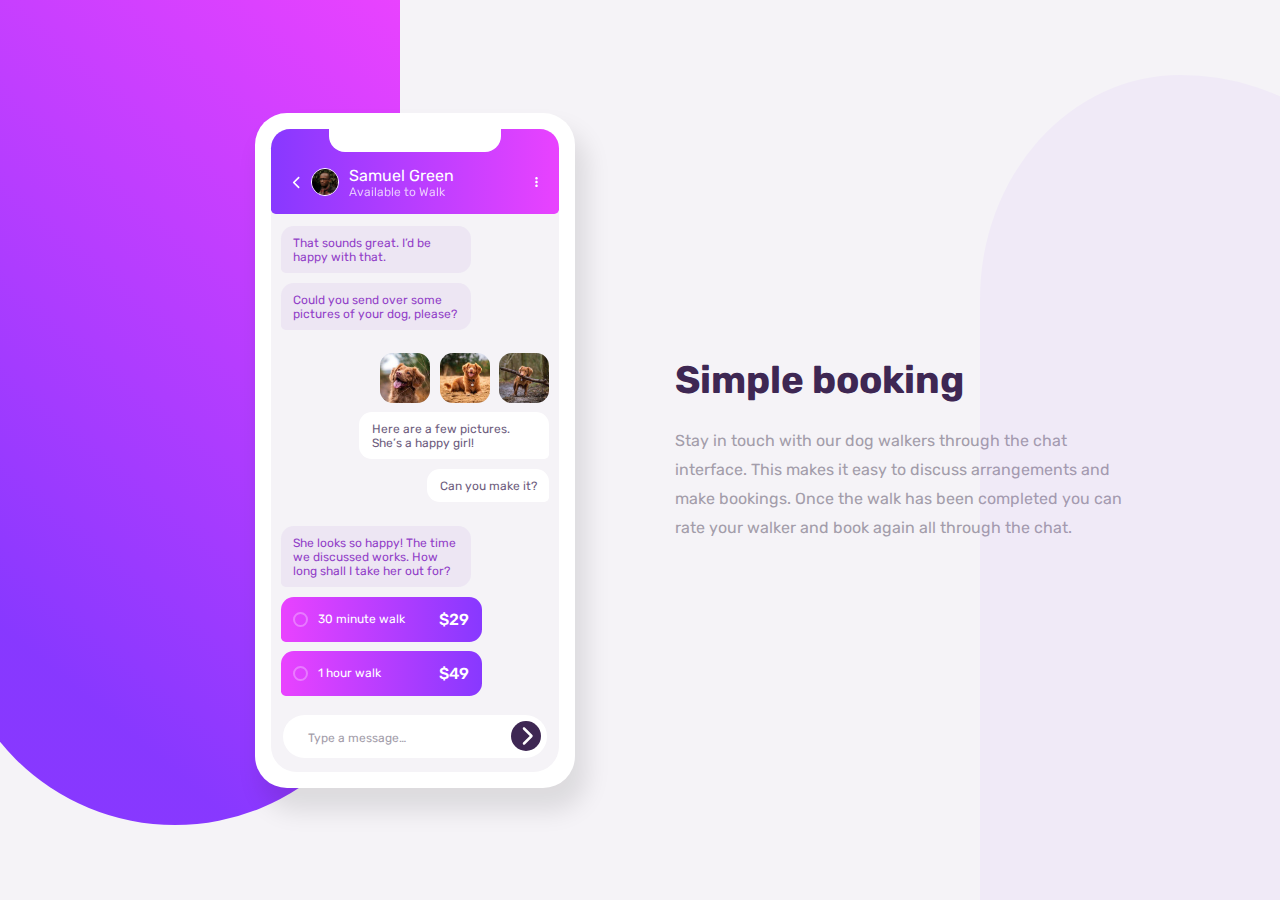
<file: chat-app-css-illustration-master/index.html>
<!DOCTYPE html>
<html lang="en">
  <head>
    <meta charset="UTF-8" />
    <meta name="viewport" content="width=device-width, initial-scale=1.0" />
    <link rel="icon" type="image/png" sizes="32x32" href="./images/favicon-32x32.png" />
    <link rel="stylesheet" href="./styles.css" />
    <title>Frontend Mentor | Chat app CSS illustration</title>
  </head>
  <body>
    <main class="main-container">
      <div class="smartphone-container">
        <div class="smartphone-screen-container">
          <div class="screen-heading-wrapper">
            <img class="heading-chevron" src="./images/chevron-left-solid.svg" alt="chevron-left" />
            <img class="heading-avatar" src="./images/avatar.jpg" alt="user-photo" />
            <div class="heading-user-container">
              <span>Samuel Green</span>
              <p class="user-status">Available to Walk</p>
            </div>
            <img
              class="heading-ellipsis"
              src="./images/ellipsis-vertical-solid.svg"
              alt="ellipsis"
            />
          </div>
          <p>That sounds great. I’d be happy with that.</p>
          <p>Could you send over some pictures of your dog, please?</p>
          <div class="dog-container">
            <img src="./images/dog-image-1.jpg" alt="dog-image1" /><img
              src="./images/dog-image-2.jpg"
              alt="dog-image2"
            /><img src="./images/dog-image-3.jpg" alt="dog-image3" />
          </div>
          <p>Here are a few pictures. She’s a happy girl!</p>
          <p>Can you make it?</p>
          <p>She looks so happy! The time we discussed works. How long shall I take her out for?</p>
          <div class="user-price">
            <span class="price-circle"></span>
            <p>30 minute walk</p>
            <span class="price-unit">$29</span>
          </div>
          <div class="user-price">
            <span class="price-circle"></span>
            <p>1 hour walk</p>
            <span class="price-unit">$49</span>
          </div>
          <div class="chat-box">
            <p>Type a message…</p>
            <span
              ><img
                class="chat-box-chevron"
                src="./images/chevron-left-solid.svg"
                alt="chevron-right"
            /></span>
          </div>
        </div>
      </div>
      <div class="heading-wrapper">
        <h1 class="main-heading">Simple booking</h1>
        <p class="main-text">
          Stay in touch with our dog walkers through the chat interface. This makes it easy to
          discuss arrangements and make bookings. Once the walk has been completed you can rate your
          walker and book again all through the chat.
        </p>
      </div>
    </main>
  </body>
</html>
</file>
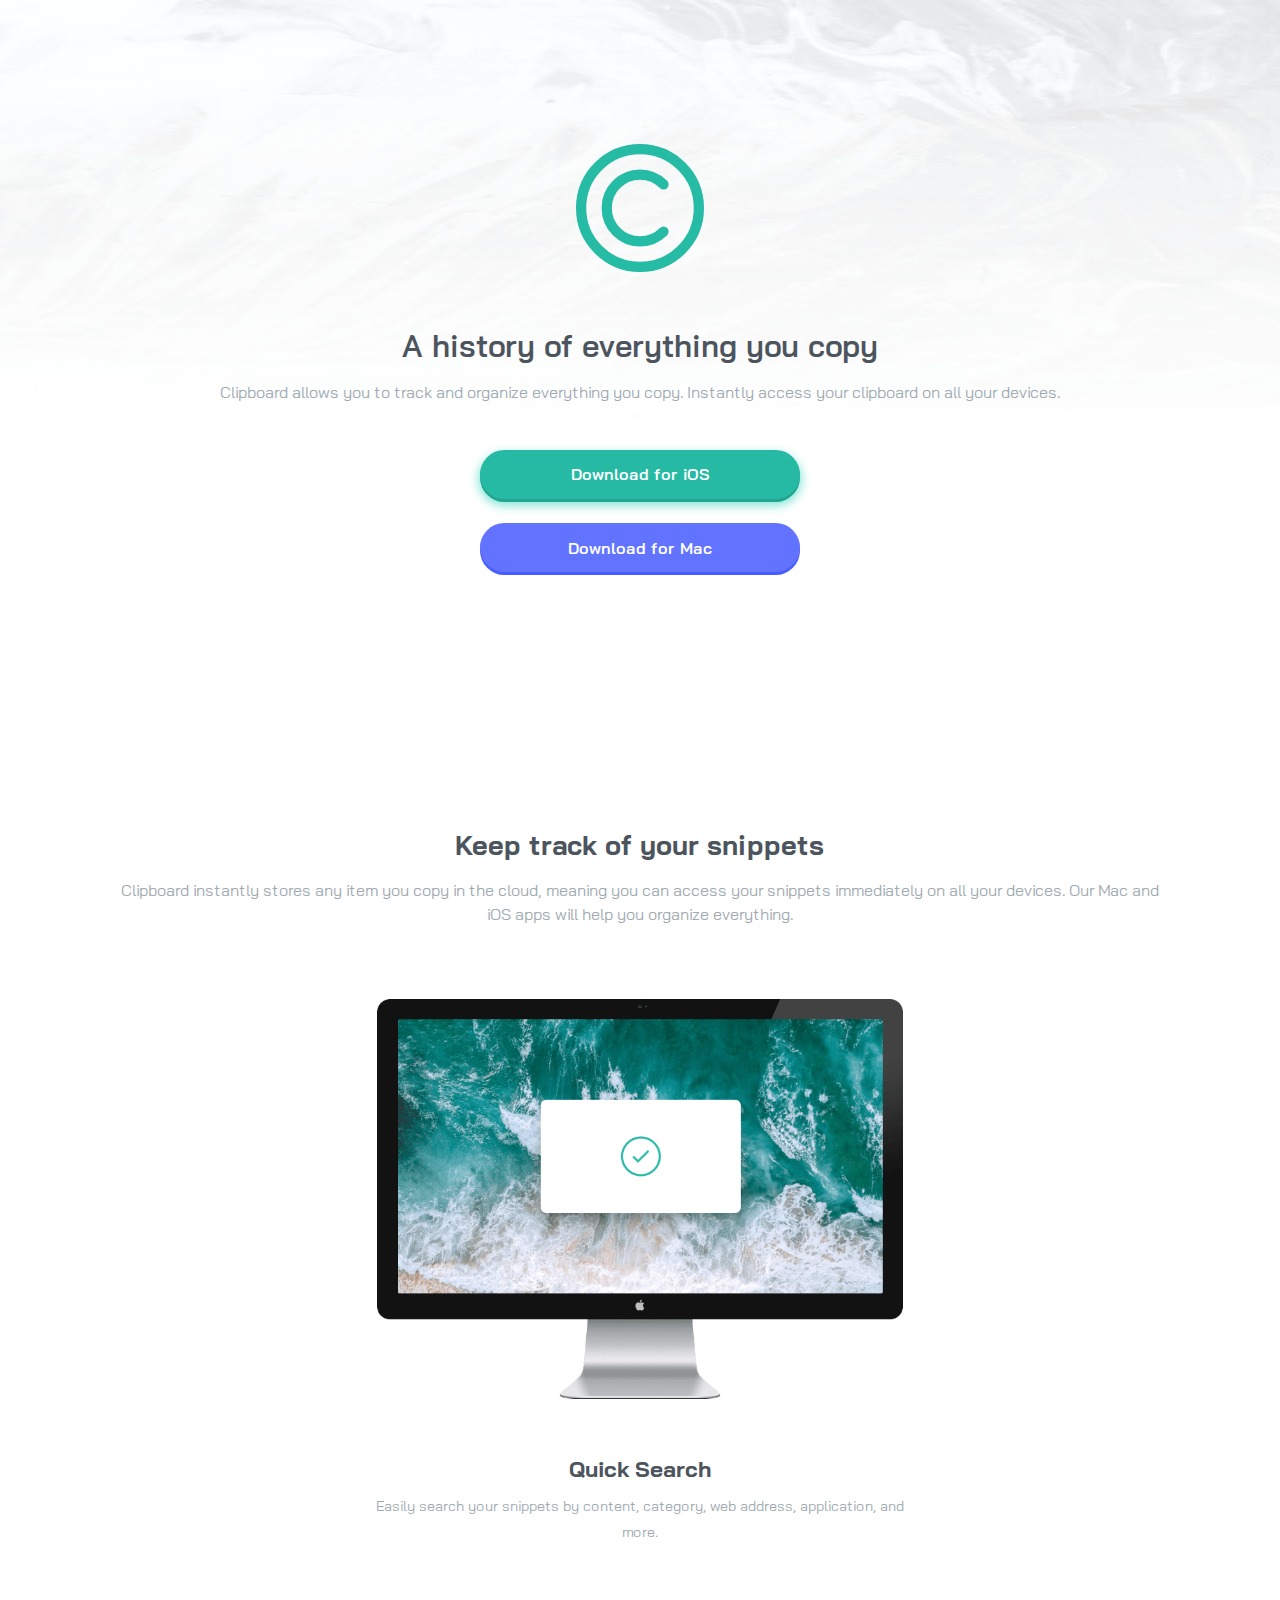
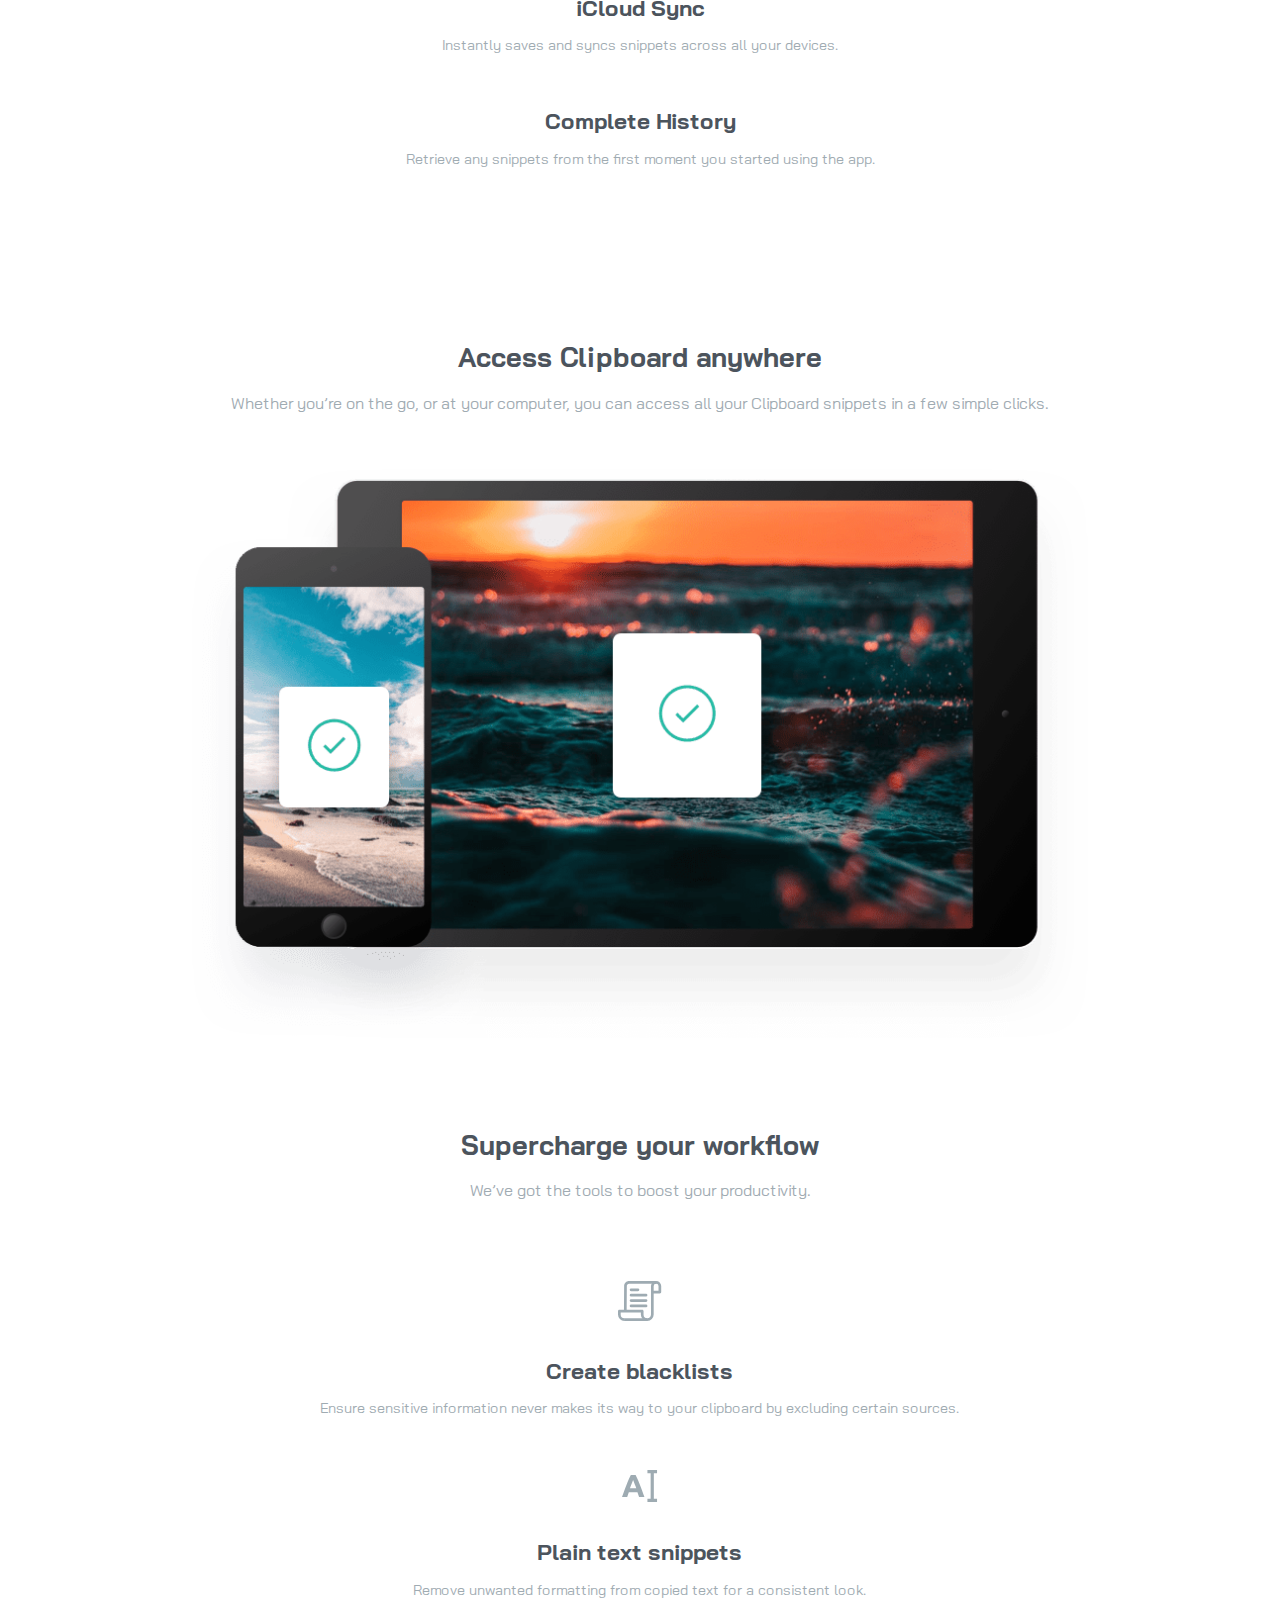
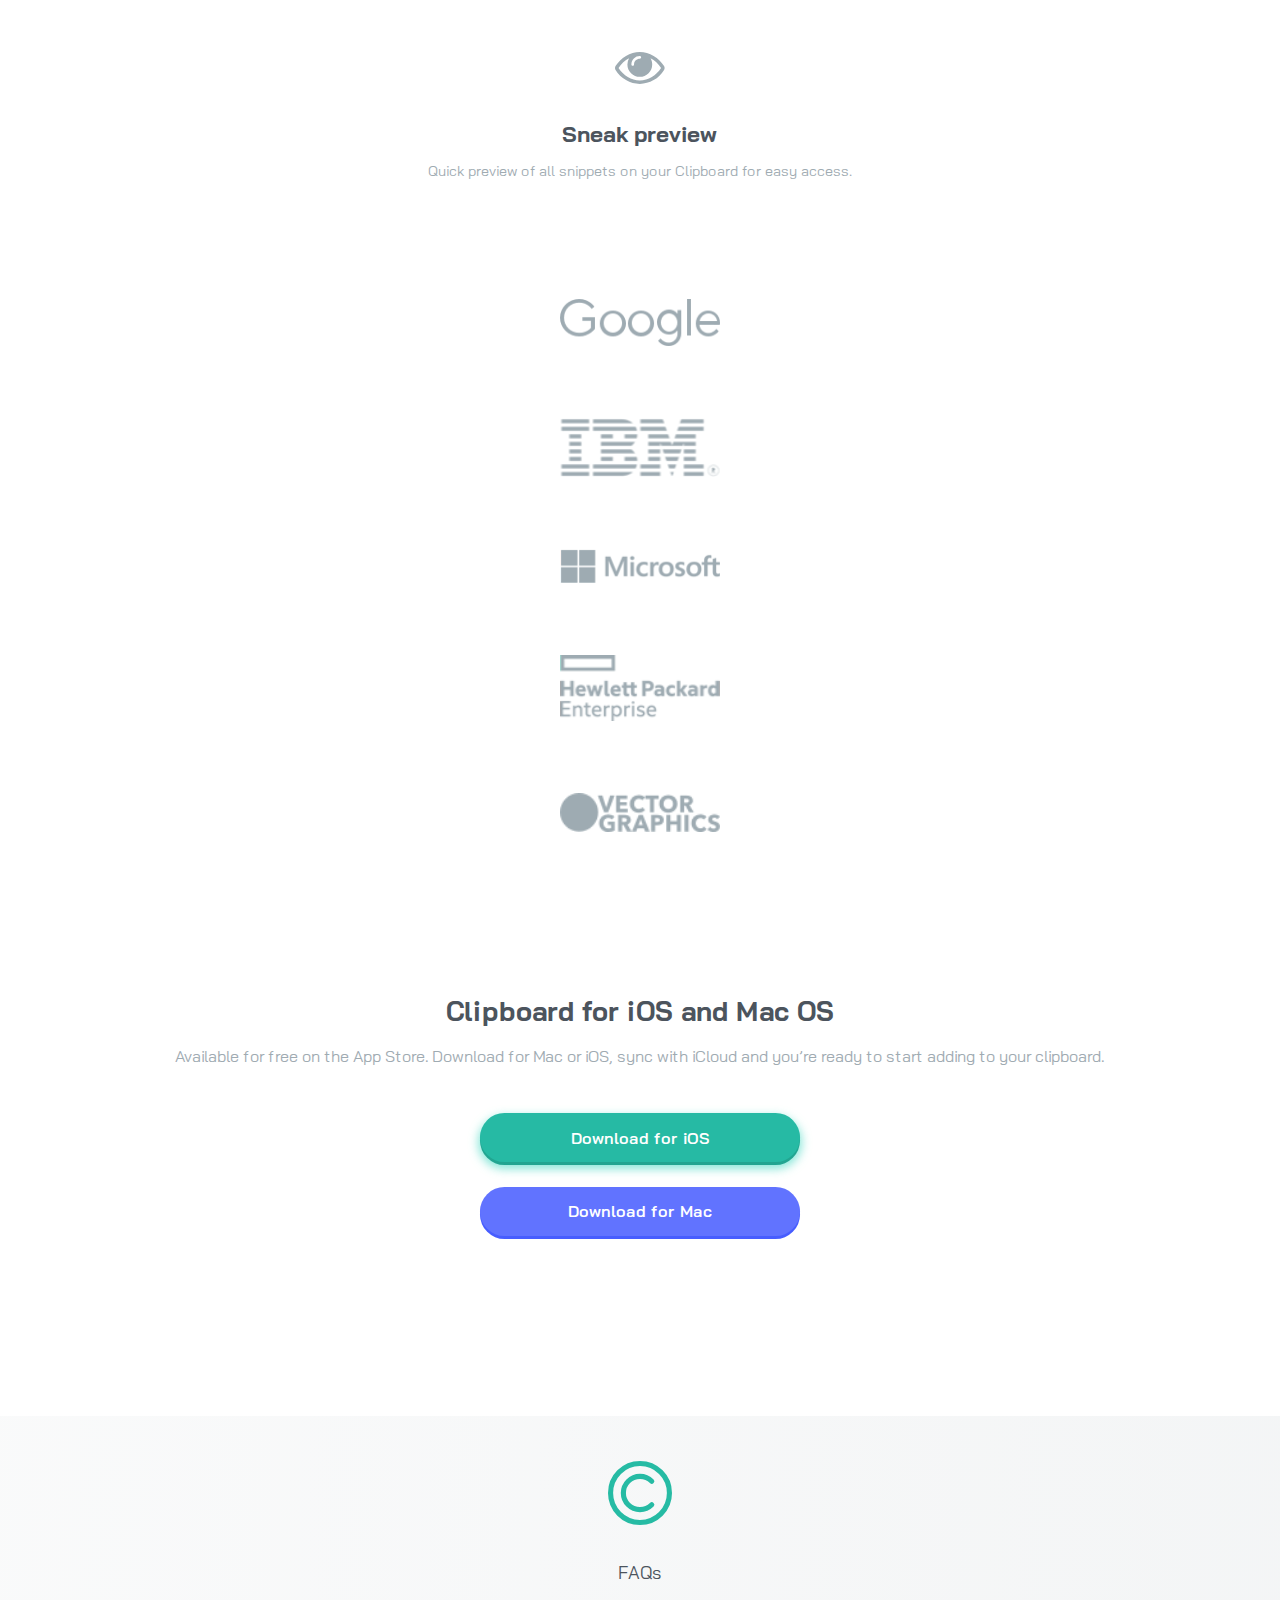
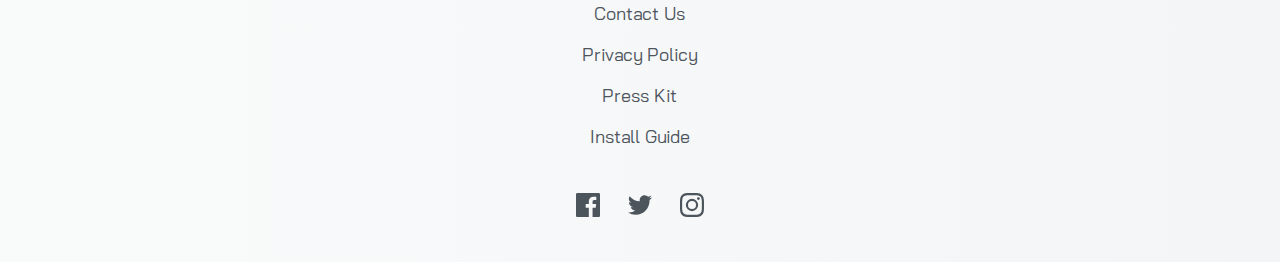
<file: clipboard-landing-page-master/index.html>
<!DOCTYPE html>
<html lang="en">
  <head>
    <meta charset="UTF-8" />
    <meta name="viewport" content="width=device-width, initial-scale=1.0" />

    <link
      rel="icon"
      type="image/png"
      sizes="32x32"
      href="./images/favicon-32x32.png"
    />

    <link rel="stylesheet" href="styles.css" />

    <title>Frontend Mentor | Clipboard landing page</title>
  </head>
  <body>
    <header class="main">
      <img src="images/logo.svg" alt="" class="main__logo" />
      <div class="main__text-wrapper">
        <h1>A history of everything you copy</h1>
        <p>
          Clipboard allows you to track and organize everything you copy.
          Instantly access your clipboard on all your devices.
        </p>
      </div>
      <div class="main__buttons">
        <button class="main__buttons--button button--green">
          Download for iOS
        </button>
        <button class="main__buttons--button button--blue">
          Download for Mac
        </button>
      </div>
    </header>
    <main>
      <main class="snippets">
        <div class="snippets__text-wrapper">
          <h2>Keep track of your snippets</h2>
          <p>
            Clipboard instantly stores any item you copy in the cloud, meaning
            you can access your snippets immediately on all your devices. Our
            Mac and iOS apps will help you organize everything.
          </p>
        </div>
        <div class="snippets__wrapper">
          <img class="snippets__img" src="images/image-computer.png" alt="" />
          <div class="snippets__content-wrapper">
            <div>
              <h3>Quick Search</h3>
              <p>
                Easily search your snippets by content, category, web address,
                application, and more.
              </p>
            </div>
            <div>
              <h3>iCloud Sync</h3>
              <p>Instantly saves and syncs snippets across all your devices.</p>
            </div>
            <div>
              <h3>Complete History</h3>
              <p>
                Retrieve any snippets from the first moment you started using
                the app.
              </p>
            </div>
          </div>
        </div>
      </main>
      <section class="clipboard">
        <div class="clipboard__text-wrapper">
          <h2>Access Clipboard anywhere</h2>
          <p>
            Whether you’re on the go, or at your computer, you can access all
            your Clipboard snippets in a few simple clicks.
          </p>
        </div>
        <img src="images/image-devices.png" alt="" />
      </section>
      <section class="supercharge">
        <div class="supercharge__text-wrapper">
          <h2>Supercharge your workflow</h2>
          <p>We’ve got the tools to boost your productivity.</p>
        </div>
        <div class="supercharge__wrapper">
          <div>
            <img src="images/icon-blacklist.svg" alt="" />
            <h3>Create blacklists</h3>
            <p>
              Ensure sensitive information never makes its way to your clipboard
              by excluding certain sources.
            </p>
          </div>
          <div>
            <img src="images/icon-text.svg" alt="" />
            <h3>Plain text snippets</h3>
            <p>
              Remove unwanted formatting from copied text for a consistent look.
            </p>
          </div>
          <div>
            <img src="images/icon-preview.svg" alt="" />
            <h3>Sneak preview</h3>
            <p>
              Quick preview of all snippets on your Clipboard for easy access.
            </p>
          </div>
        </div>
      </section>
      <section class="companies">
        <div class="companies__logos">
          <img src="images/logo-google.png" alt="" />
          <img src="images/logo-ibm.png" alt="" />
          <img src="images/logo-microsoft.png" alt="" />
          <img src="images/logo-hp.png" alt="" />
          <img src="images/logo-vector-graphics.png" alt="" />
        </div>
        <div class="companies__wrapper">
          <div class="companies__text-wrapper">
            <h2>Clipboard for iOS and Mac OS</h2>
            <p>
              Available for free on the App Store. Download for Mac or iOS, sync
              with iCloud and you’re ready to start adding to your clipboard.
            </p>
          </div>
          <div class="main__buttons">
            <button class="main__buttons--button button--green">
              Download for iOS
            </button>
            <button class="main__buttons--button button--blue">
              Download for Mac
            </button>
          </div>
        </div>
      </section>
    </main>
    <footer class="contact">
      <img src="images/logo.svg" alt="" class="contact__logo" />
      <div class="spans__wrapper">
        <span>FAQs</span>
        <span>Privacy Policy</span>
        <span>Install Guide</span>
        <span>Contact Us</span>
        <span>Press Kit</span>
      </div>
      <div class="social__wrapper">
        <img src="images/icon-facebook.svg" alt="" />
        <img src="images/icon-twitter.svg" alt="" />
        <img src="images/icon-instagram.svg" alt="" />
      </div>
    </footer>
  </body>
</html>
</file>
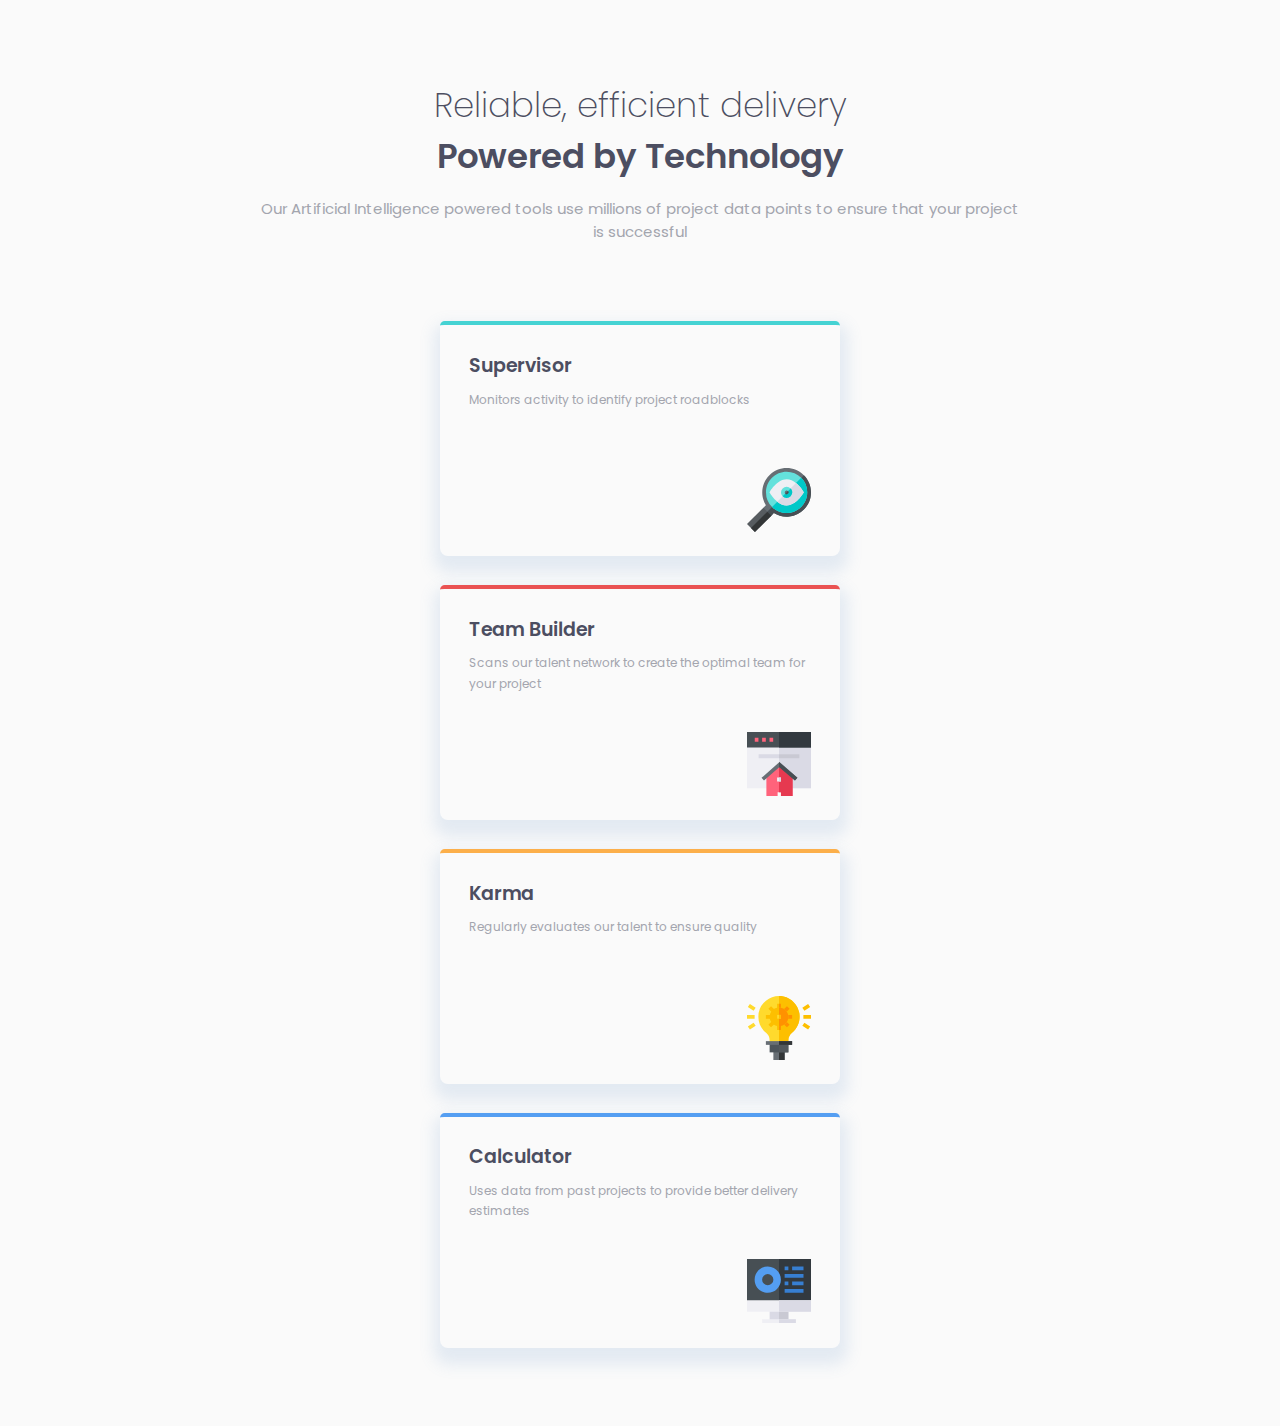
<file: four-card-feature-section-master/index.html>
<!DOCTYPE html>
<html lang="en">
  <head>
    <meta charset="UTF-8" />
    <meta http-equiv="X-UA-Compatible" content="IE=edge" />
    <meta name="viewport" content="width=device-width, initial-scale=1.0" />

    <link
      rel="icon"
      type="image/png"
      sizes="32x32"
      href="./images/favicon-32x32.png"
    />

    <link rel="stylesheet" href="styles.css" />

    <title>Frontend Mentor | Four card feature section</title>
  </head>
  <body>
    <header class="heading">
      <h1 class="heading__title heading__title--thin">
        Reliable, efficient delivery
      </h1>
      <h1>Powered by Technology</h1>
      <p>
        Our Artificial Intelligence powered tools use millions of project data
        points to ensure that your project is successful
      </p>
    </header>
    <main class="cards">
      <div class="cards__types cards__types--cyan">
        <h2>Supervisor</h2>
        <p>Monitors activity to identify project roadblocks</p>
        <img src="images/icon-supervisor.svg" alt="" />
      </div>
      <div class="cards__wrapper">
        <div class="cards__types cards__types--red">
          <h2>Team Builder</h2>
          <p>
            Scans our talent network to create the optimal team for your project
          </p>
          <img src="images/icon-team-builder.svg" alt="" />
        </div>
        <div class="cards__types cards__types--orange">
          <h2>Karma</h2>
          <p>Regularly evaluates our talent to ensure quality</p>
          <img src="images/icon-karma.svg" alt="" />
        </div>
      </div>
      <div class="cards__types cards__types--blue">
        <h2>Calculator</h2>
        <p>Uses data from past projects to provide better delivery estimates</p>
        <img src="images/icon-calculator.svg" alt="" />
      </div>
    </main>
  </body>
</html>
</file>
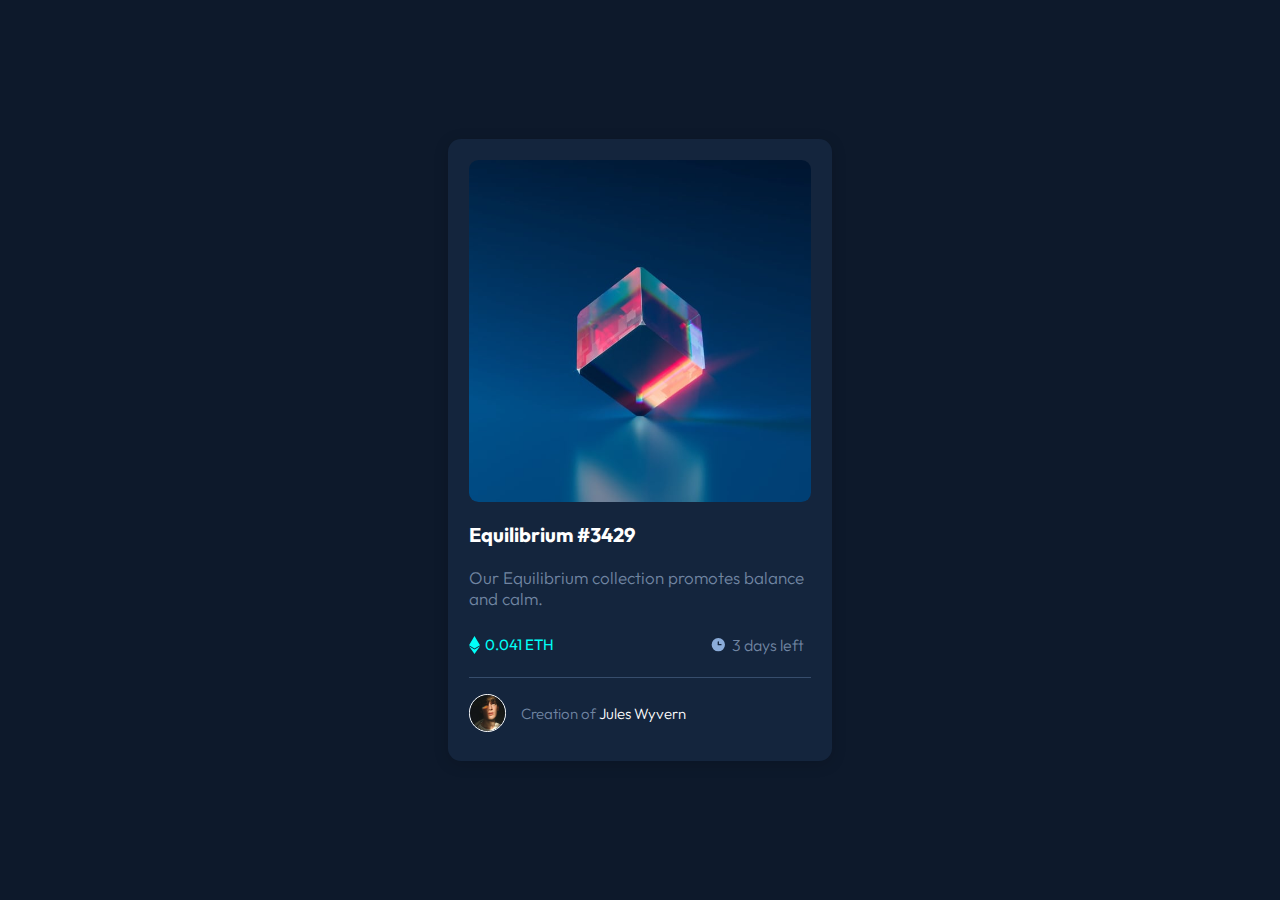
<file: nft-preview-card-component-main/index.html>
<!DOCTYPE html>
<html lang="en">
  <head>
    <meta charset="UTF-8" />
    <meta name="viewport" content="width=device-width, initial-scale=1.0" />

    <link
      rel="icon"
      type="image/png"
      sizes="32x32"
      href="./images/favicon-32x32.png"
    />

    <link rel="stylesheet" href="styles.css" />

    <link rel="preconnect" href="https://fonts.googleapis.com" />
    <link rel="preconnect" href="https://fonts.gstatic.com" crossorigin />
    <link
      href="https://fonts.googleapis.com/css2?family=Outfit:wght@300;400;600&display=swap"
      rel="stylesheet"
    />

    <title>Frontend Mentor | NFT preview card component</title>
  </head>
  <body>
    <main class="card_container">
      <div class="image_wrapper">
        <img src="images/image-equilibrium.jpg" alt="" class="main_img" />
        <div class="hover_img">
          <img src="images/icon-view.svg" alt="" />
        </div>
      </div>
      <div class="info_wrapper">
        <h1>Equilibrium #3429</h1>
        <p>Our Equilibrium collection promotes balance and calm.</p>
        <div class="coin_wrapper">
          <div class="ethereum_wrapper">
            <img src="images/icon-ethereum.svg" alt="" />
            <span>0.041 ETH</span>
          </div>
          <div class="clock_wrapper">
            <img src="images/icon-clock.svg" alt="" />
            <span>3 days left</span>
          </div>
        </div>
      </div>
      <div class="bar"></div>
      <div class="creator_wrapper">
        <img src="images/image-avatar.png" alt="" />
        <p>Creation of<span> Jules Wyvern</span></p>
      </div>
    </main>
  </body>
</html>
</file>
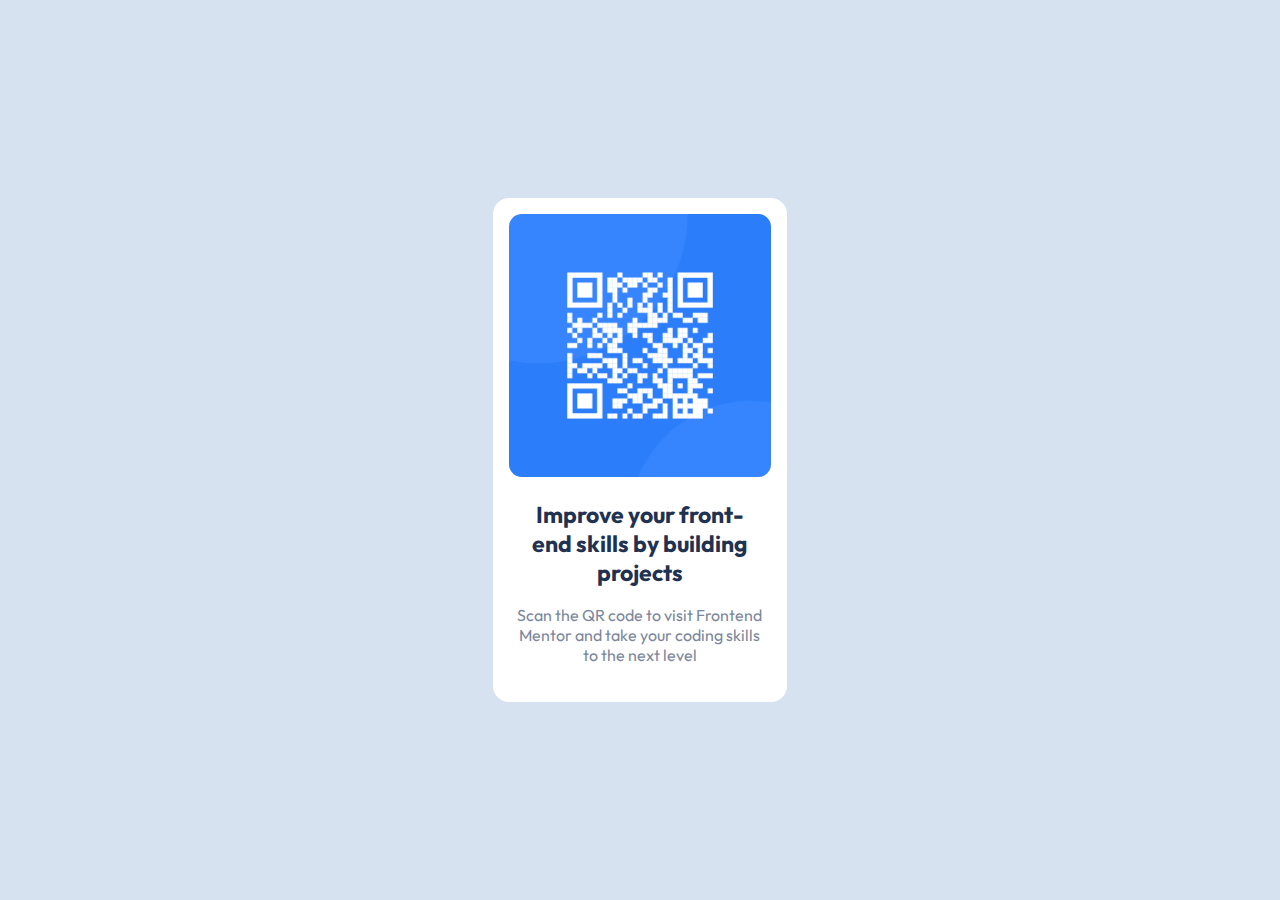
<file: qr-code-component-main/index.html>
<!DOCTYPE html>
<html lang="en">
  <head>
    <meta charset="UTF-8" />
    <meta name="viewport" content="width=device-width, initial-scale=1.0" />

    <link
      rel="icon"
      type="image/png"
      sizes="32x32"
      href="./images/favicon-32x32.png"
    />
    <link rel="stylesheet" href="styles.css" />

    <link rel="preconnect" href="https://fonts.googleapis.com" />
    <link rel="preconnect" href="https://fonts.gstatic.com" crossorigin />
    <link
      href="https://fonts.googleapis.com/css2?family=Outfit:wght@400;700&display=swap"
      rel="stylesheet"
    />

    <title>Frontend Mentor | QR code component</title>
  </head>
  <body>
    <div class="card_container">
      <img src="images/image-qr-code.png" alt="" />
      <div>
        <h3>Improve your front-end skills by building projects</h3>
        <p>
          Scan the QR code to visit Frontend Mentor and take your coding skills
          to the next level
        </p>
      </div>
    </div>
  </body>
</html>
</file>
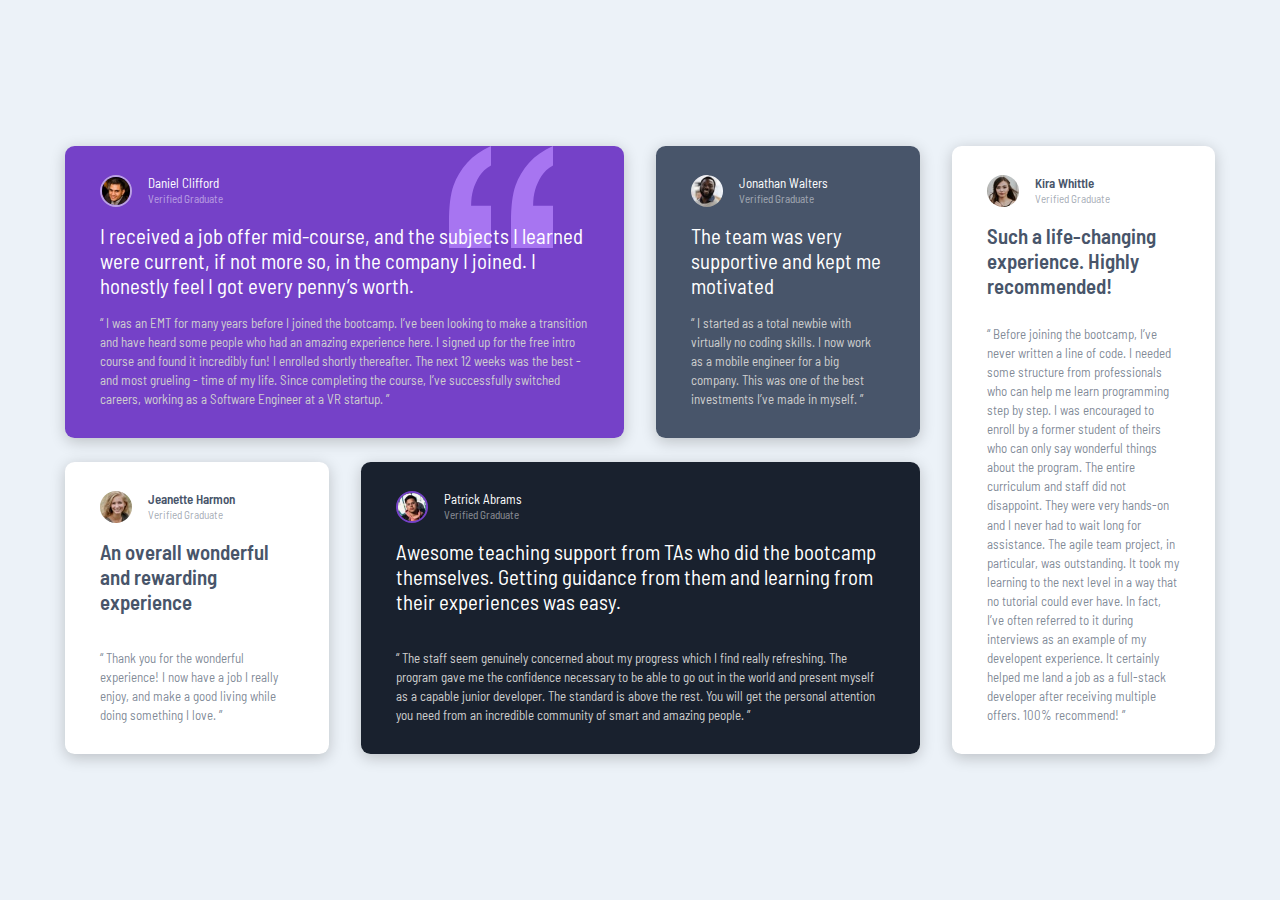
<file: testimonials-grid-section-main/index.html>
<!DOCTYPE html>
<html lang="en">
  <head>
    <meta charset="UTF-8" />
    <meta name="viewport" content="width=device-width, initial-scale=1.0" />
    <link rel="icon" type="image/png" sizes="32x32" href="./images/favicon-32x32.png" />
    <link rel="stylesheet" href="styles.css" />
    <title>Frontend Mentor | Testimonials grid section</title>
  </head>
  <body>
    <main class="container">
      <div class="comment-wrapper">
        <div class="user-details">
          <img class="profile-picture" src="images/image-daniel.jpg" alt="profile-picture" />
          <div class="name-wrapper">
            <span class="name">Daniel Clifford</span>
            <span class="status">Verified Graduate</span>
          </div>
        </div>
        <span class="heading"
          >I received a job offer mid-course, and the subjects I learned were current, if not more
          so, in the company I joined. I honestly feel I got every penny’s worth.</span
        >
        <p class="text">
          “ I was an EMT for many years before I joined the bootcamp. I’ve been looking to make a
          transition and have heard some people who had an amazing experience here. I signed up for
          the free intro course and found it incredibly fun! I enrolled shortly thereafter. The next
          12 weeks was the best - and most grueling - time of my life. Since completing the course,
          I’ve successfully switched careers, working as a Software Engineer at a VR startup. ”
        </p>
      </div>
      <div class="comment-wrapper">
        <div class="user-details">
          <img class="profile-picture" src="images/image-jonathan.jpg" alt="profile-picture" />
          <div class="name-wrapper">
            <span class="name">Jonathan Walters</span>
            <span class="status">Verified Graduate</span>
          </div>
        </div>
        <span class="heading">The team was very supportive and kept me motivated</span>
        <p class="text">
          “ I started as a total newbie with virtually no coding skills. I now work as a mobile
          engineer for a big company. This was one of the best investments I’ve made in myself. ”
        </p>
      </div>
      <div class="comment-wrapper">
        <div class="user-details">
          <img class="profile-picture" src="images/image-kira.jpg" alt="profile-picture" />
          <div class="name-wrapper">
            <span class="name">Kira Whittle</span>
            <span class="status">Verified Graduate</span>
          </div>
        </div>
        <span class="heading">Such a life-changing experience. Highly recommended!</span>
        <p class="text">
          “ Before joining the bootcamp, I’ve never written a line of code. I needed some structure
          from professionals who can help me learn programming step by step. I was encouraged to
          enroll by a former student of theirs who can only say wonderful things about the program.
          The entire curriculum and staff did not disappoint. They were very hands-on and I never
          had to wait long for assistance. The agile team project, in particular, was outstanding.
          It took my learning to the next level in a way that no tutorial could ever have. In fact,
          I’ve often referred to it during interviews as an example of my developent experience. It
          certainly helped me land a job as a full-stack developer after receiving multiple offers.
          100% recommend! ”
        </p>
      </div>
      <div class="comment-wrapper">
        <div class="user-details">
          <img class="profile-picture" src="images/image-jeanette.jpg" alt="profile-picture" />
          <div class="name-wrapper">
            <span class="name">Jeanette Harmon</span>
            <span class="status">Verified Graduate</span>
          </div>
        </div>
        <span class="heading">An overall wonderful and rewarding experience</span>
        <p class="text">
          “ Thank you for the wonderful experience! I now have a job I really enjoy, and make a good
          living while doing something I love. ”
        </p>
      </div>
      <div class="comment-wrapper">
        <div class="user-details">
          <img class="profile-picture" src="images/image-patrick.jpg" alt="profile-picture" />
          <div class="name-wrapper">
            <span class="name">Patrick Abrams</span>
            <span class="status">Verified Graduate</span>
          </div>
        </div>
        <span class="heading"
          >Awesome teaching support from TAs who did the bootcamp themselves. Getting guidance from
          them and learning from their experiences was easy.</span
        >
        <p class="text">
          “ The staff seem genuinely concerned about my progress which I find really refreshing. The
          program gave me the confidence necessary to be able to go out in the world and present
          myself as a capable junior developer. The standard is above the rest. You will get the
          personal attention you need from an incredible community of smart and amazing people. ”
        </p>
      </div>
    </main>
  </body>
</html>
</file>
<file: chat-app-css-illustration-master/styles.css>
@import url('https://fonts.googleapis.com/css2?family=Rubik:wght@400;500;700&display=swap');

:root {
  --standard-font-size: 16px;
  --heading-font-size: 38.4px;
  --paragraph-small-font-size: 12px;
  --rubik-font: 'Rubik', sans-serif;
  --white-clr: hsl(0, 0%, 100%);
  --box-shadow-clr: hsl(0, 0%, 0%, 0.1);
  --body-right-bar-clr: hsl(264, 100%, 75%, 0.7);
  --paragraph-text-clr: hsl(270, 7%, 64%);
  --chat-right-text-clr: hsl(271, 15%, 43%);
  --chat-left-text-clr: hsl(276, 55%, 52%);
  --chat-left-box-clr: hsl(270, 50%, 80%, 0.2);
  --sub-heading-text-clr: hsl(276, 100%, 81%);
  --placeholder-text-clr: hsl(206, 6%, 79%);
  --main-heading-text-clr: hsl(271, 36%, 24%);
  --magenta-gradient-clr: hsl(293, 100%, 63%);
  --violet-gradient-clr: hsl(264, 100%, 61%);
  --radio-btn-clr: hsl(289, 100%, 72%);
  --submit-btn-clr: hsl(271, 36%, 24%);
  --app-background-clr: hsl(270, 20%, 96%);
  --svg-white-filter: invert(100%) sepia(100%) saturate(0%) hue-rotate(288deg) brightness(102%)
    contrast(102%);
}

*,
::before,
::after {
  margin: 0;
  padding: 0;
  box-sizing: border-box;
}

body {
  position: relative;
  min-height: 100vh;
  display: flex;
  justify-content: center;
  align-items: center;
  overflow-x: hidden;
  font-family: var(--rubik-font);
  font-size: var(--standard-font-size);
  background-color: var(--app-background-clr);
}

body::before {
  content: '';
  align-self: flex-start;
  position: absolute;
  width: 450px;
  height: 825px;
  left: -50px;
  border-radius: 0 0 50% 50% / 0 0 14rem 14rem;
  background: linear-gradient(220deg, var(--magenta-gradient-clr), var(--violet-gradient-clr) 80%);
}

body::after {
  content: '';
  align-self: flex-end;
  position: absolute;
  width: 400px;
  height: 825px;
  right: -100px;
  opacity: 0.1;
  border-radius: 50% 50% 0 0 / 14rem 10rem 0 0;
  background-color: var(--body-right-bar-clr);
}

.main-container {
  display: flex;
  justify-content: center;
  align-items: center;
  position: absolute;
  width: 100%;
}

.smartphone-container {
  width: 25%;
  min-width: 300px;
  max-width: 355px;
  height: 675px;
  border-radius: 2rem;
  padding: 1rem;
  box-shadow: 9px 20px 25px 3px var(--box-shadow-clr);
  background-color: var(--white-clr);
}

.smartphone-screen-container {
  height: 100%;
  width: 100%;
  display: flex;
  flex-direction: column;
  border-radius: 1.6rem;
  background-color: var(--app-background-clr);
}

.screen-heading-wrapper {
  display: flex;
  justify-content: space-around;
  align-items: center;
  position: relative;
  height: 85px;
  width: 100%;
  padding: 1.4rem 1.3rem 0;
  margin-bottom: 0.8rem;
  border-radius: 1.2rem 1.2rem 0.3rem 0.3rem;
  background: linear-gradient(to right, var(--violet-gradient-clr), var(--magenta-gradient-clr));
}

.screen-heading-wrapper::before {
  content: '';
  height: 28px;
  width: 60%;
  top: -5px;
  border-radius: 0 0 1rem 1rem;
  background-color: var(--white-clr);
  position: absolute;
}

.heading-chevron {
  width: 10px;
  height: auto;
  filter: var(--svg-white-filter);
}

.heading-avatar {
  width: 28px;
  margin: 0 0.6rem;
  border: 1px solid var(--white-clr);
  border-radius: 50%;
}

.heading-user-container {
  color: var(--white-clr);
}

.user-status {
  opacity: 0.7;
  font-size: var(--paragraph-small-font-size);
}

.heading-ellipsis {
  width: 3px;
  height: auto;
  margin-left: auto;
  filter: var(--svg-white-filter);
}

.smartphone-screen-container > p {
  max-width: 190px;
  margin: 0 0.6rem 0.6rem;
  padding: 0.6rem 0.8rem;
  color: var(--chat-left-text-clr);
  border-radius: 0.8rem 0.8rem 0.8rem 0.3rem;
  background-color: var(--chat-left-box-clr);
  font-size: var(--paragraph-small-font-size);
}

.dog-container {
  display: flex;
  align-self: flex-end;
  gap: 0.6rem;
  margin: 0.8rem 0.6rem 0.6rem 0;
}

.dog-container img {
  width: 50px;
  height: auto;
  border-radius: 0.8rem;
}

.smartphone-screen-container :nth-child(5),
.smartphone-screen-container :nth-child(6) {
  align-self: flex-end;
  color: var(--chat-right-text-clr);
  background-color: var(--white-clr);
  border-radius: 0.8rem 0.8rem 0.3rem 0.8rem;
}

.smartphone-screen-container :nth-child(6) {
  margin-bottom: 1.5rem;
}

.user-price {
  display: flex;
  align-items: center;
  max-width: 70%;
  padding: 0.8rem;
  color: var(--white-clr);
  margin: 0 0 0.6rem 0.6rem;
  border-radius: 0.8rem 0.8rem 0.8rem 0.3rem;
  background: linear-gradient(to right, var(--magenta-gradient-clr), var(--violet-gradient-clr));
}

.price-circle {
  height: 15px;
  width: 15px;
  margin-right: 0.6rem;
  border-radius: 50%;
  opacity: 0.3;
  border: 2px solid var(--white-clr);
}

.user-price p {
  font-size: var(--paragraph-small-font-size);
}

.price-unit {
  margin-left: auto;
  font-weight: 500;
}

.chat-box {
  display: flex;
  align-items: center;
  justify-content: space-between;
  width: 92%;
  margin: 0.6rem 0 0.6rem;
  align-self: center;
  border-radius: 2rem;
  background-color: var(--white-clr);
}

.chat-box p {
  color: var(--paragraph-text-clr);
  padding: 1rem 0 0.8rem 1.6rem;
  font-size: var(--paragraph-small-font-size);
}

.chat-box span {
  display: flex;
  align-items: center;
  justify-content: center;
  height: 30px;
  width: 30px;
  margin-right: 0.4rem;
  border-radius: 50%;
  background-color: var(--submit-btn-clr);
}

.chat-box-chevron {
  width: 15px;
  height: auto;
  rotate: 180deg;
  filter: var(--svg-white-filter);
}

.heading-wrapper {
  display: flex;
  flex-direction: column;
  justify-content: center;
  position: relative;
  left: 100px;
  width: 85%;
  min-width: 280px;
  max-width: 450px;
}

.main-heading {
  font-size: var(--heading-font-size);
  margin-bottom: 1.5rem;
  color: var(--main-heading-text-clr);
}

.main-text {
  line-height: 1.8;
  color: var(--paragraph-text-clr);
}

@media (max-width: 1060px) {
  body::before {
    left: -250px;
    height: 660px;
  }

  body::after {
    content: none;
  }

  .main-container {
    flex-direction: column;
    padding-top: 10rem;
  }

  .smartphone-container {
    margin: 4rem;
  }

  .heading-wrapper {
    left: initial;
    text-align: center;
    padding-bottom: 4rem;
  }

  .main-heading {
    font-size: 2.2rem;
  }
}
</file>
<file: clipboard-landing-page-master/styles.css>
@import url("https://fonts.googleapis.com/css2?family=Bai+Jamjuree:wght@400;600&display=swap");

:root {
  --strong-cyan: hsl(171, 66%, 44%);
  --light-blue: hsl(233, 100%, 69%);
  --dark-greyish-blue: hsl(210, 10%, 33%);
  --greyish-blue: hsl(201, 11%, 66%);
  --dark-cyan: hsl(171, 66%, 39%);
  --dark-blue: hsl(233, 100%, 64%);
  --light-cyan-shadow: hsl(171, 66%, 54%, 0.6);
  --light-cyan-hover: hsl(171, 66%, 54%);
  --light-cyan-hover-lesser: hsl(171, 66%, 47%);
  --light-blue-hover: hsl(233, 100%, 79%);
  --light-blue-hover-lesser: hsl(233, 100%, 72%);
  --light-grey: hsl(201, 11%, 96%);
  --very-light-grey: hsl(201, 11%, 98%);
  --hover-color-filter: invert(58%) sepia(66%) saturate(450%) hue-rotate(121deg)
    brightness(91%) contrast(93%);
  --font-type: "Bai Jamjuree", sans-serif;
}

* {
  margin: 0;
  padding: 0;
  box-sizing: border-box;
}

body {
  font-size: 18px;
  font-family: var(--font-type);
  color: var(--dark-greyish-blue);
}

/* Headings */

h1 {
  font-weight: 600;
  font-size: 2.2em;
  margin-bottom: 0.3em;
}

h2 {
  font-size: 1.7em;
  margin-bottom: 0.6em;
}

h3 {
  font-size: 1.4em;
  margin-bottom: 0.3em;
}

/* Paragraphs and Spans */

p {
  font-size: 16px;
  line-height: 1.5;
  color: var(--greyish-blue);
}

.main__text-wrapper p {
  font-size: 18px;
}

.snippets__text-wrapper p,
.clipboard__text-wrapper p,
.supercharge__text-wrapper p {
  font-size: 17px;
}

.snippets__content-wrapper p,
.supercharge__wrapper p {
  line-height: 1.8;
}

.supercharge__wrapper p {
  margin-top: 0.8em;
}

/* Hover States */
.button--green:hover {
  cursor: pointer;
  background-color: var(--light-cyan-hover);
  box-shadow: 0px 3px var(--light-cyan-hover-lesser),
    0px 5px 10px 2px var(--light-cyan-shadow);
  transition: 0.2s;
}

.button--blue:hover {
  cursor: pointer;
  background-color: var(--light-blue-hover);
  box-shadow: 0px 3px var(--light-blue-hover-lesser);
  transition: 0.2s;
}

.spans__wrapper span:hover {
  cursor: pointer;
  color: var(--strong-cyan);
  transition: 0.2s;
}

.social__wrapper img:hover {
  cursor: pointer;
  filter: var(--hover-color-filter);
  transition: 0.2s;
}
/* Main */

.main {
  height: 70vh;
  background: url(images/bg-header-desktop.png);
  background-repeat: no-repeat;
  background-size: 100% 70%;
  display: flex;
  flex-direction: column;
  align-items: center;
}

.main__logo {
  width: 8%;
  margin: 8em 0 3em 0;
}

.main__text-wrapper {
  width: 45%;
  margin-bottom: 2.5em;
  text-align: center;
}

.main__buttons {
  width: 28.9%;
  display: flex;
  justify-content: space-between;
}

.main__buttons--button {
  border: none;
  color: white;
  padding: 0.9em 2em;
  border-radius: 3em;
  font-size: 0.9em;
  font-weight: 600;
  font-family: var(--font-type);
}

.button--green {
  background-color: var(--strong-cyan);
  box-shadow: 0px 3px var(--dark-cyan),
    0px 5px 10px 2px var(--light-cyan-shadow);
}

.button--blue {
  background-color: var(--light-blue);
  box-shadow: 0px 3px var(--dark-blue);
}

/* Snipets */

.snippets {
  display: flex;
  flex-direction: column;
  align-items: center;
  text-align: center;
  padding-top: 3em;
  margin-bottom: 8em;
}

.snippets__text-wrapper {
  width: 45%;
  margin-bottom: 5em;
}

.snippets__wrapper {
  display: flex;
  justify-content: space-between;
}

.snippets__img {
  position: relative;
  right: 2%;
}

.snippets__content-wrapper {
  width: 24%;
  font-size: 16px;
  margin-right: 17em;
  justify-content: center;
  text-align: start;
  display: flex;
  flex-direction: column;
}

.snippets__content-wrapper div {
  padding: 1.5em 0;
}

/* Clipboard */

.clipboard {
  display: flex;
  flex-direction: column;
  align-items: center;
  margin-bottom: 5em;
}
.clipboard__text-wrapper {
  width: 45%;
  text-align: center;
  margin-bottom: 6em;
}

/* Supercharge */

.supercharge {
  display: flex;
  flex-direction: column;
  align-items: center;
}

.supercharge__text-wrapper {
  text-align: center;
  margin-bottom: 5em;
}

.supercharge__wrapper {
  display: flex;
  width: 80%;
  font-size: 16px;
}

.supercharge__wrapper div {
  text-align: center;
  width: 33.333%;
  padding: 0 1.2em;
}

.supercharge__wrapper div img {
  margin-bottom: 2em;
}

/* Companies */

.companies {
  display: flex;
  flex-direction: column;
  text-align: center;
  margin-bottom: 8em;
}

.companies__logos {
  display: flex;
  align-items: center;
  align-self: center;
  justify-content: space-between;
  width: 78%;
  margin: 8em 0;
}

.companies__wrapper {
  display: flex;
  flex-direction: column;
  align-items: center;
}

.companies__text-wrapper {
  width: 42%;
  margin-bottom: 2.5em;
}

/* Contact */

.contact {
  display: flex;
  align-items: center;
  justify-content: space-between;
  padding: 2.5em 9em;
  background-image: linear-gradient(
    to right,
    var(--very-light-grey),
    var(--light-grey)
  );
}

.contact__logo {
  width: 5%;
}

.spans__wrapper {
  display: flex;
  flex-wrap: wrap;
  width: 45%;
  margin-right: 9em;
}

.spans__wrapper span {
  width: 33.333%;
}

.spans__wrapper :nth-child(-n + 3) {
  margin-bottom: 1em;
}

.social__wrapper {
  display: flex;
  align-items: center;
  justify-content: space-between;
  width: 10.5%;
}

/* Media Queries */

@media only screen and (max-width: 1439px) {
  h1 {
    margin-bottom: 0.5em;
    font-size: 1.7em;
  }

  h2 {
    font-size: 1.5em;
  }

  h3 {
    margin-bottom: 0.5em;
  }

  p {
    font-size: 0.9rem;
  }

  .main {
    background-image: url(images/bg-header-mobile.png);
  }

  .main__logo {
    width: 30%;
  }

  .button--green {
    margin-bottom: 1.5em;
  }
  .snippets {
    padding-top: 11em;
  }

  .main__buttons,
  .snippets__wrapper,
  .supercharge__wrapper,
  .companies__logos,
  .contact,
  .spans__wrapper {
    flex-direction: column;
  }

  .snippets__wrapper,
  .supercharge__wrapper,
  .spans__wrapper {
    align-items: center;
  }

  .main__text-wrapper p,
  .snippets__text-wrapper p,
  .clipboard__text-wrapper p,
  .supercharge__text-wrapper p,
  .companies__text-wrapper p {
    font-size: 0.9em;
  }

  .main__text-wrapper,
  .main__buttons,
  .snippets__text-wrapper,
  .snippets__img,
  .clipboard__text-wrapper,
  .supercharge__text-wrapper,
  .supercharge__wrapper,
  .companies__text-wrapper,
  .companies__logos {
    width: 83%;
  }

  /* Snippets */

  .snippets__text-wrapper {
    margin-bottom: 4em;
  }

  .snippets__img {
    right: 0%;
    position: static;
  }

  .snippets__content-wrapper {
    margin-top: 2em;
    margin-right: 0;
    text-align: center;
    width: 74%;
  }

  /* Clipboard */

  .clipboard__text-wrapper {
    margin-bottom: 3em;
  }

  .clipboard img {
    width: 95%;
  }

  /* Supercharge */

  .supercharge__text-wrapper {
    margin-bottom: 3em;
  }

  .supercharge__wrapper div {
    width: 92%;
    padding: 0;
    margin: 1.5em 0;
  }

  /* Companies */

  .companies {
    margin-bottom: 10em;
  }

  .companies__logos {
    margin: 3em 0 7em 0;
  }

  .companies__logos img {
    margin: 2em 0;
    width: 38%;
  }

  /* Contact */

  .contact {
    padding: 2.5em 0;
  }

  .contact__logo {
    width: 14%;
    margin-bottom: 2em;
  }

  .spans__wrapper {
    margin: 0 0 1.5em 0;
  }

  .spans__wrapper span {
    white-space: nowrap;
    display: flex;
    justify-content: center;
    margin-bottom: 1em;
  }

  .social__wrapper {
    width: 38%;
  }

  .spans__wrapper span:nth-of-type(2) {
    order: 1;
  }

  .spans__wrapper span:nth-of-type(5) {
    order: 2;
  }

  .spans__wrapper span:nth-of-type(3) {
    order: 3;
  }
}

@media only screen and (min-width: 768px) and (max-width: 1200px) {
  .main__logo {
    width: 15%;
  }

  .main__buttons {
    width: 35%;
  }

  .snippets__img {
    width: 70%;
  }

  .clipboard img {
    width: 80%;
  }

  .companies__logos img {
    width: 20%;
  }

  .contact__logo {
    width: 8%;
  }

  .social__wrapper {
    width: 15%;
  }
}

@media only screen and (min-width: 1201px) and (max-width: 1439px) {
  .main__logo {
    width: 10%;
  }

  .main__buttons {
    width: 25%;
  }

  .snippets__img {
    width: 70%;
  }

  .clipboard img {
    width: 70%;
  }

  .companies__logos img {
    width: 15%;
  }

  .contact__logo {
    width: 5%;
  }

  .social__wrapper {
    width: 10%;
  }
}
</file>
<file: four-card-feature-section-master/styles.css>
@import url("https://fonts.googleapis.com/css2?family=Poppins:wght@200;400;600&display=swap");

:root {
  --red: hsl(0, 78%, 62%);
  --cyan: hsl(180, 62%, 55%);
  --orange: hsl(34, 97%, 64%);
  --blue: hsl(212, 86%, 64%);
  --dark-blue: hsl(234, 12%, 34%);
  --grayish-blue: hsl(229, 6%, 66%);
  --light-grey: hsl(0, 0%, 98%);
  --box-shadow-blue: hsl(212, 50%, 60%, 0.15);
}

* {
  margin: 0;
  padding: 0;
  box-sizing: border-box;
}

body {
  height: 100vh;
  display: flex;
  align-items: center;
  justify-content: center;
  flex-direction: column;
  font-family: "Poppins", sans-serif;
  background-color: var(--light-grey);
}

/* Headings and Paragraphs */

p {
  font-weight: 400;
  font-size: 15px;
  color: var(--grayish-blue);
}

h1,
h2 {
  font-size: 36px;
  font-weight: 600;
  color: var(--dark-blue);
}

.heading__title--thin {
  font-weight: 200;
}

.cards__types p {
  padding-top: 0.8em;
  line-height: 1.7;
  font-size: 12px;
}

.cards__types h2 {
  font-size: 19px;
}

/* Header / Heading */

.heading {
  width: 35%;
  text-align: center;
}

.heading p {
  margin-top: 1em;
}

/* Main / Cards */

.cards {
  width: 85%;
  margin: 2.5em 0;
  display: flex;
  justify-content: center;
  align-items: center;
}

.cards__wrapper {
  display: flex;
  flex-direction: column;
}

.cards__types {
  display: flex;
  flex-direction: column;
  align-items: flex-start;
  margin: 0.9em;
  padding: 1.6em 1.8em;
  width: 330px;
  height: 235px;
  border-top: 4px solid;
  border-radius: 0.3em 0.3em 0.5em 0.5em;
  box-shadow: 1px 10px 15px 7px var(--box-shadow-blue);
}

.cards__types img {
  align-self: flex-end;
  margin-top: 13%;
}

.cards__types--cyan {
  color: var(--cyan);
}

.cards__types--red {
  color: var(--red);
}

.cards__types--orange {
  color: var(--orange);
}

.cards__types--blue {
  color: var(--blue);
}

/* Media Queries */

@media (min-width: 320px) and (max-width: 1439px) {
  body {
    justify-content: unset;
  }

  .heading {
    padding-top: 5em;
  }

  .cards {
    flex-direction: column;
    padding-bottom: 4em;
    margin-top: 4em;
  }
}

@media (min-width: 320px) and (max-width: 374px) {
  p {
    font-size: 13px;
  }

  h1 {
    font-size: 21px;
  }

  .heading {
    width: 80%;
  }

  .cards__types {
    width: 280px;
    height: 215px;
  }

  .cards__types img {
    margin-top: 8%;
  }
}

@media (min-width: 375px) and (max-width: 424px) {
  p {
    font-size: 14px;
  }

  h1 {
    font-size: 24px;
  }

  .heading {
    width: 80%;
  }

  .cards__types {
    width: 315px;
  }

  .cards__types img {
    margin-top: 14%;
  }
}

@media (min-width: 425px) and (max-width: 767px) {
  p {
    font-size: 14px;
  }

  h1 {
    font-size: 28px;
  }

  .heading {
    width: 85%;
  }

  .cards__types {
    width: 315px;
  }

  .cards__types img {
    margin-top: 14%;
  }
}

@media (min-width: 768px) and (max-width: 1439px) {
  h1 {
    font-size: 34px;
  }

  .heading {
    width: 60%;
  }

  .cards__types {
    width: 400px;
  }
  .cards__types img {
    margin-top: 17%;
  }
  .cards__types--red img {
    margin-top: 11%;
  }

  .cards__types--blue img {
    margin-top: 11%;
  }
}
</file>
<file: nft-preview-card-component-main/styles.css>
/* Webpage Settings */

* {
  margin: 0;
  padding: 0;
  box-sizing: border-box;
}

body {
  height: 100vh;
  display: flex;
  justify-content: center;
  align-items: center;
  font-family: "Outfit", sans-serif;
  background-color: hsl(217, 54%, 11%);
}

/* Headings */

h1,
.creator_wrapper span {
  color: hsl(0, 0%, 100%);
}

/* Paragraphs and Spans */

.coin_wrapper span {
  font-size: 16px;
}

.ethereum_wrapper span {
  font-size: 15px;
  white-space: nowrap;
  color: hsl(178, 100%, 50%);
}

p,
.clock_wrapper {
  font-size: 17px;
  font-weight: 300;
  color: hsl(215, 51%, 80%, 60%);
}

.creator_wrapper p,
.creator_wrapper span {
  font-size: 15px;
}

/* Hover States */

.hover_img:hover {
  opacity: 1;
  cursor: pointer;
  transition: 0.3s;
}

h1:hover,
.creator_wrapper span:hover {
  cursor: pointer;
  color: hsl(178, 100%, 50%);
}

/* Card Container */

.card_container {
  width: 22.5%;
  padding: 1.3em;
  border-radius: 0.8em;
  background-color: hsl(216, 50%, 16%);
  box-shadow: 0px 3px 15px rgba(0, 0, 0, 0.15);
}

/* Image Wrapper */

.image_wrapper {
  display: flex;
  position: relative;
}

.main_img {
  width: 100%;
  border-radius: 0.6em;
}

.hover_img {
  width: 100%;
  height: 100%;
  display: flex;
  align-items: center;
  justify-content: center;
  position: absolute;
  border-radius: 0.6em;
  opacity: 0;
  background-color: hsl(178, 100%, 50%, 50%);
}

/* Info Wrapper */

.info_wrapper h1 {
  margin: 1em 0;
  font-size: 20px;
}

.info_wrapper p {
  margin: 0.5em 0 1.5em 0;
}

/* Coin Wrapper */

.coin_wrapper {
  display: flex;
  justify-content: space-between;
  width: 98%;
  margin: 1.4em 0;
}

.coin_wrapper div {
  display: flex;
  align-items: center;
}

.coin_wrapper img {
  margin-right: 0.3em;
}

/* Bar */

.bar {
  margin: 1em 0;
  border-top: 1px hsl(215, 51%, 70%, 30%) solid;
}

/* Creator Wrapper */

.creator_wrapper {
  display: flex;
  align-items: center;
  padding-bottom: 0.5em;
}

.creator_wrapper img {
  width: 11%;
  border: 1px #fff solid;
  border-radius: 50%;
  margin-right: 0.9em;
}

/* Media Queries */

@media (min-width: 320px) and (max-width: 425px) {
  .card_container {
    width: 85%;
  }
}

@media (min-width: 426px) and (max-width: 768px) {
  .card_container {
    width: 60%;
  }
}

@media (min-width: 769px) and (max-width: 1024px) {
  .card_container {
    width: 40%;
  }
}

@media (min-width: 1025px) and (max-width: 1339px) {
  .card_container {
    width: 30%;
  }
}
</file>
<file: qr-code-component-main/styles.css>
/* Webpage Settings */

* {
  margin: 0;
  padding: 0;
  box-sizing: border-box;
  text-align: center;
}

body {
  height: 100vh;
  display: flex;
  align-items: center;
  justify-content: center;
  background-color: hsl(212, 45%, 89%);
  font-family: "Outfit", sans-serif;
}

/* Headings */

h3 {
  font-size: 23px;
  margin: 1em 0 0.8em 0;
  color: hsl(218, 44%, 22%);
}

/* Paragraphs */

p {
  font-size: 16px;
  margin-bottom: 1.3em;
  color: hsl(220, 15%, 55%);
}

/* Card Settings */

.card_container {
  display: flex;
  flex-direction: column;
  align-items: center;
  height: auto;
  padding: 1em;
  width: 23%;
  border-radius: 1em;
  background-color: hsl(0, 0%, 100%);
}

.card_container img {
  width: 100%;
  border-radius: 0.8em;
}

.card_container div {
  width: 94%;
}

@media (min-width: 375px) and (max-width: 425px) {
  .card_container {
    width: 85%;
  }
}

/* ////////// */
</file>
<file: testimonials-grid-section-main/styles.css>
@import url('https://fonts.googleapis.com/css2?family=Barlow+Semi+Condensed:wght@500;600&display=swap');

*,
*::before,
*::after {
  margin: 0;
  padding: 0;
  box-sizing: border-box;
}

:root {
  --font-bold: 600;
  --font-size: 0.813rem;

  --small-heading: 1.25rem;
  --regular-heading: 1.3rem;
  --verified-graduate-text: 0.7rem;

  --font-family: 'Barlow Semi Condensed', sans-serif;

  --white: hsl(0, 0%, 100%);
  --light-gray: hsl(0, 0%, 81%);
  --moderate-violet: hsl(263, 55%, 52%);
  --light-grayish-blue: hsl(210, 46%, 95%);
  --very-dark-grayish-blue: hsl(217, 19%, 35%);
  --very-dark-blackish-blue: hsl(219, 29%, 14%);
  --verified-graduate-clr: hsl(217, 19%, 35%, 50%);
  --review-paragraphs-clr: hsl(217, 19%, 35%, 70%);
  --verified-graduate-white-clr: hsl(0, 0%, 100%, 50%);

  --subtle-box-shadow: 0rem 0.188rem 0.938rem hsla(0, 0%, 0%, 0.2);
}

body {
  display: flex;
  justify-content: center;
  align-items: center;
  height: 100vh;
  font-family: var(--font-family);
  background-color: var(--light-grayish-blue);
  font-size: var(--font-size);
}

.container {
  gap: 1.5rem 2rem;
  width: 90%;
  max-width: 71.875rem;
  min-height: 63.5%;
  display: grid;
  grid-template: repeat(2, 1fr) / repeat(4, 1fr);
}

.comment-wrapper {
  gap: 1rem;
  padding-block: 1.8rem;
  padding-inline: 2.2rem;
  box-shadow: var(--subtle-box-shadow);
  border-radius: 0.6rem;
  display: flex;
  flex-direction: column;
}

.user-details {
  display: flex;
  gap: 1rem;
}

.profile-picture {
  border-radius: 50%;
  width: 2rem;
  height: 2rem;
}

.name-wrapper {
  gap: 0.05rem;
  display: flex;
  flex-direction: column;
}

.name {
  color: var(--white);
}

.status {
  font-size: var(--verified-graduate-text);
  color: var(--verified-graduate-white-clr);
}

.heading {
  color: var(--white);
  font-size: var(--regular-heading);
}

.text {
  margin-top: auto;
  line-height: 1.19rem;
  color: var(--light-gray);
}

.container .comment-wrapper:nth-of-type(1) {
  grid-column-start: span 2;
  background-color: var(--moderate-violet);
  background-image: url('images/bg-pattern-quotation.svg');
  background-repeat: no-repeat;
  background-position: 24rem top;
}

.container .comment-wrapper:nth-of-type(2) {
  background-color: var(--very-dark-grayish-blue);
}

.container .comment-wrapper:nth-of-type(3) {
  grid-row-start: span 2;
  background-color: var(--white);
}

.container .comment-wrapper:nth-of-type(4) {
  background-color: var(--white);
}

.container .comment-wrapper:nth-of-type(5) {
  grid-column-start: span 2;
  background-color: var(--very-dark-blackish-blue);
}

.container .comment-wrapper:nth-of-type(1) .profile-picture {
  border: solid 0.125rem var(--verified-graduate-white-clr);
}

.container .comment-wrapper:nth-of-type(5) .profile-picture {
  border: solid 0.125rem var(--moderate-violet);
}

.container .comment-wrapper:is(:nth-child(3), :nth-child(4)) .heading {
  font-weight: var(--font-bold);
  color: var(--very-dark-grayish-blue);
}

.container .comment-wrapper:is(:nth-child(3), :nth-child(4)) .text {
  color: var(--review-paragraphs-clr);
}

.container .comment-wrapper:is(:nth-child(3), :nth-child(4)) .name {
  font-weight: var(--font-bold);
  color: var(--very-dark-grayish-blue);
}

.container .comment-wrapper:is(:nth-child(3), :nth-child(4)) .status {
  color: var(--verified-graduate-clr);
}

@media (width <= 75rem) {
  body {
    height: unset;
    padding: 6rem 0;
    min-height: 100vh;
  }

  .container {
    grid-template: 1fr / 1fr;
  }

  .container .comment-wrapper {
    padding-inline: 1.96rem;
  }

  .container .comment-wrapper .heading {
    margin-bottom: 1rem;
    font-size: var(--small-heading);
  }

  .container .comment-wrapper:nth-of-type(1) {
    grid-column-start: unset;
    background-position: calc(2rem + 42vw) top;
  }

  .container .comment-wrapper:nth-of-type(3) {
    order: 3;
    grid-row-start: unset;
  }

  .container .comment-wrapper:nth-of-type(5) {
    grid-column-start: unset;
  }
}
</file>
